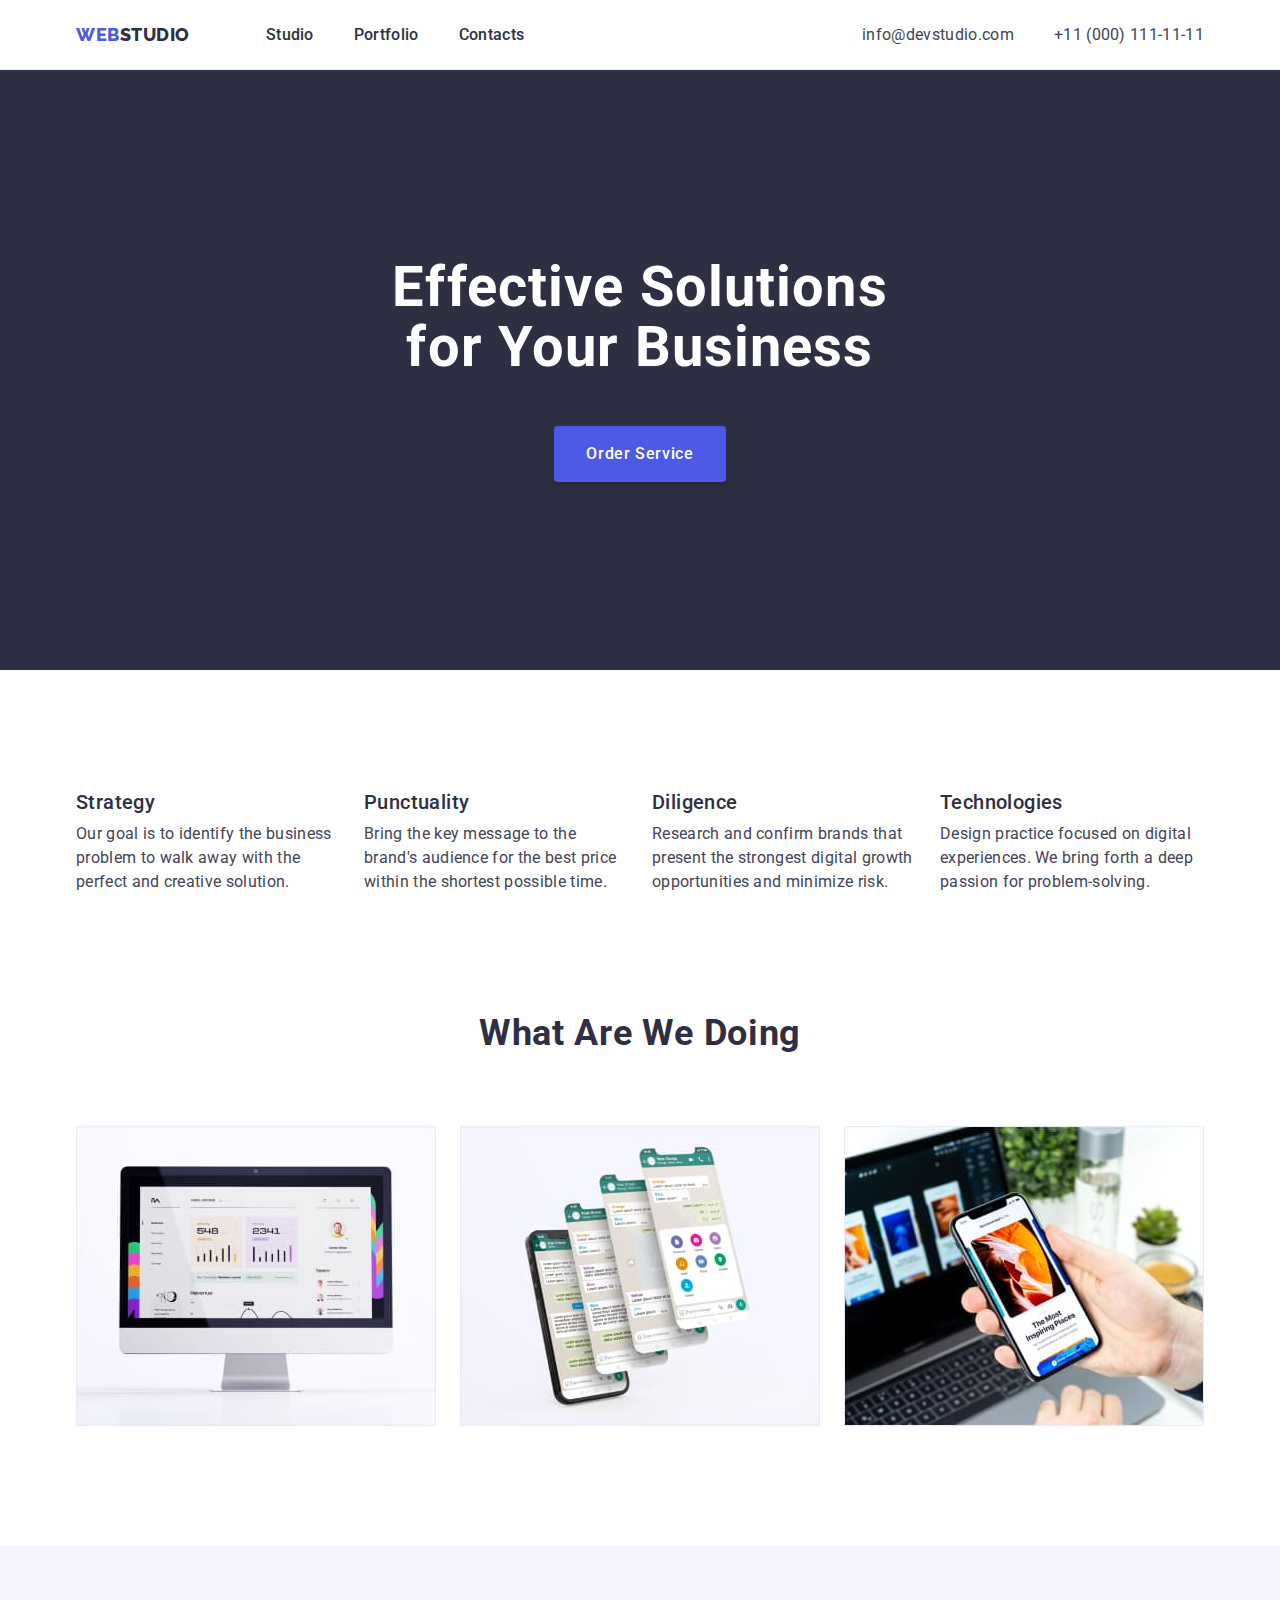
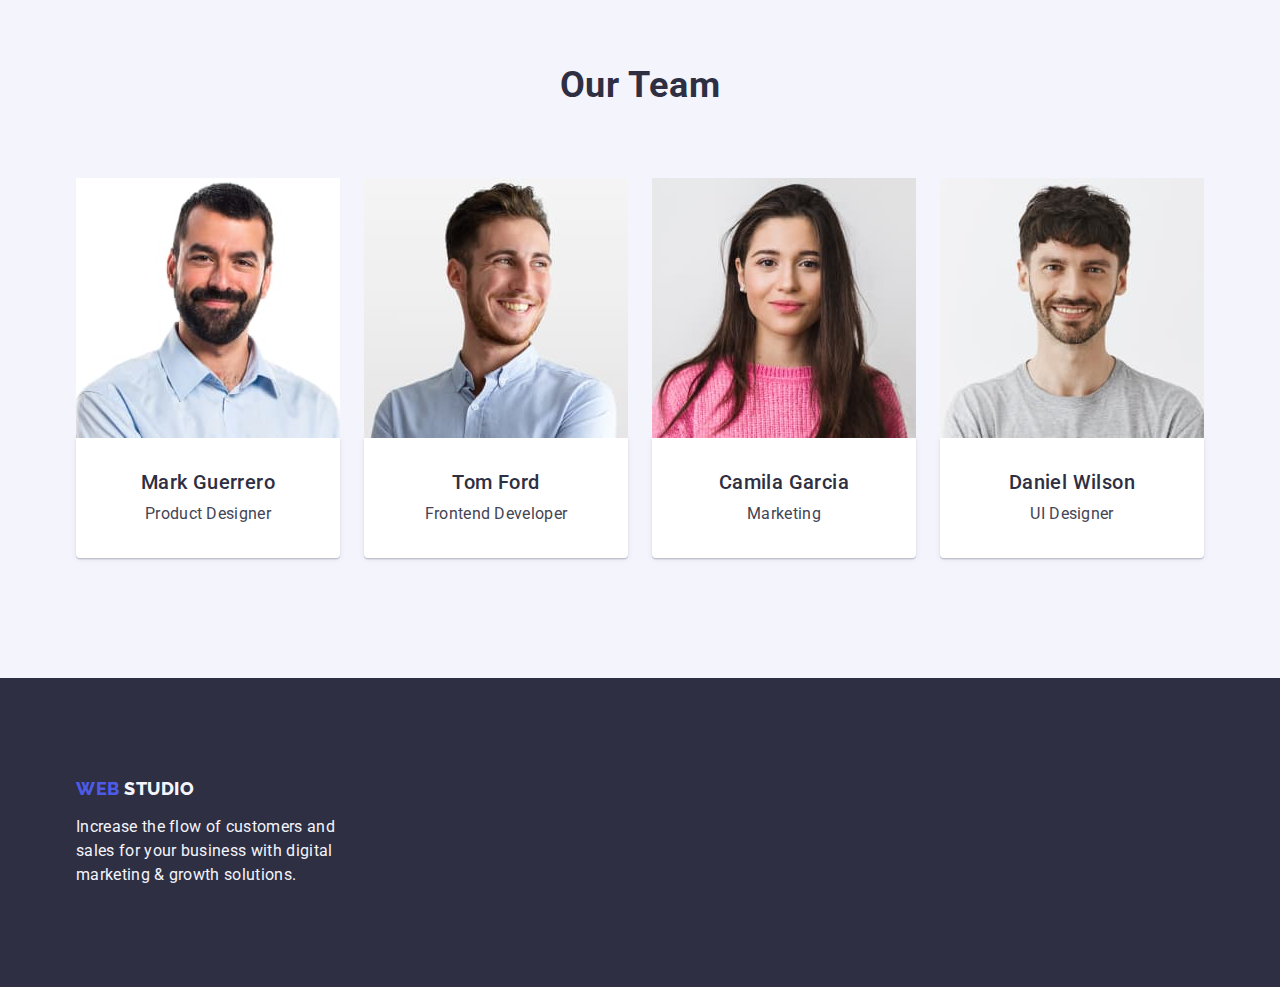
<file: index.html>
<!doctype html>
<html lang="en">

<head>
    <meta charset="UTF-8">
    <meta http-equiv="X-UA-Compatible" content="IE=edge">
    <meta name="viewport" content="width=device-width, initial-scale=1.0">
    <title>Web-Studio-(Version-3.0)</title>
    <link rel="preconnect" href="https://fonts.googleapis.com">
    <link rel="preconnect" href="https://fonts.gstatic.com" crossorigin>
    <link
        href="https://fonts.googleapis.com/css2?family=Raleway:wght@800&family=Roboto:wght@400;500;700;900&display=swap"
        rel="stylesheet">
    <link rel="stylesheet" href="https://cdn.jsdelivr.net/npm/modern-normalize@1.1.0/modern-normalize.min.css">
    <link rel="stylesheet" href="./css/style.css">

</head>

<body>
    <!-- =====================HEADER===================== -->

    <header class="top-header">
        <div class="container page-header-container">
            <nav class="navigation">
                <a class="link logotype" href="./index.html">Web
                    <span class="logotype-right">Studio</span>
                </a>
                <ul class="menu list">
                    <li class="menu-item">
                        <a class="link menu-link" href="./index.html">Studio</a>
                    </li>
                    <li class="menu-item">
                        <a class="link menu-link" href="./portfolio.html">Portfolio</a>
                    </li>
                    <li class="menu-item">
                        <a class="link menu-link" href="">Contacts</a>
                    </li>
                </ul>
            </nav>
            <address class="address">
                <ul class="list contacts-list">
                    <li><a class="link contacts mail" href="mailto:info@devstudio.com">info@devstudio.com</a></li>
                    <li><a class="link contacts" href="tel:+110001111111">+11 (000) 111-11-11</a></li>
                </ul>
            </address>
        </div>

    </header>

    <!-- ======================MAIN CONTENT====================== -->

    <main>
        <!-- hero -->
        <section class="hero">
            <div class="container">
                <h1 class="hero-title">Effective Solutions
                    for Your Business</h1>
                <button class="hero-btn" type="button">Order Service</button>
            </div>
        </section>

        <!-- features -->
        <section class="section">
            <div class="container">
                <h2 class="features-title visually-hidden">Our advantages</h2>
                <ul class="list advantages-list">
                    <li class="advantages-list-item">
                        <h3 class="advantages-title">Strategy</h3>
                        <p class="adventages-text">Our goal is to identify the business problem to walk away with the
                            perfect and creative solution.</p>
                    </li>
                    <li class="advantages-list-item">
                        <h3 class="advantages-title">Punctuality</h3>
                        <p class="adventages-text">Bring the key message to the brand's audience for the best price
                            within
                            the shortest possible
                            time.</p>
                    </li>
                    <li class="advantages-list-item">
                        <h3 class="advantages-title">Diligence</h3>
                        <p class="adventages-text">Research and confirm brands that present the strongest digital growth
                            opportunities and minimize
                            risk.</p>
                    </li>
                    <li class="advantages-list-item">
                        <h3 class="advantages-title">Technologies</h3>
                        <p class="adventages-text">Design practice focused on digital experiences. We bring forth a deep
                            passion for
                            problem-solving.
                        </p>
                    </li>
                </ul>
            </div>

        </section>

        <!-- What are we doing -->
        <section class="our-work-section">
            <div class="container">
                <h2 class="our-work-title">What are we doing</h2>
                <ul class="list our-work-list">
                    <li class="our-work-item">
                        <img class="our-work-img" src="./images/what-are-we-doing/img-01.jpg" alt="desktop-program"
                            width="360" height="300">
                    </li>
                    <li class="our-work-item">
                        <img class="our-work-img" src="./images/what-are-we-doing/img-02.jpg" alt="mobile-app"
                            width="360" height="300">
                    </li>
                    <li class="our-work-item">
                        <img class="our-work-img" src="./images/what-are-we-doing/img-03.jpg" alt="design-for-webpage"
                            width="360" height="300">
                    </li>
                </ul>
            </div>

        </section>

        <!-- Our Team -->

        <section class="section team-section">
            <div class="container">
                <h2 class="team-title">Our Team</h2>
                <ul class="list team-list">
                    <li class="team-list-item">
                        <img class="team-img" src="./images/our-team/img-1.jpg" alt="worker-1" width="264" height="260">
                        <div class="desc">
                            <h3 class="workers-title">Mark Guerrero</h3>
                            <p class="team-position">Product Designer</p>
                        </div>

                    </li>
                    <li class="team-list-item">
                        <img class="team-img" src="./images/our-team/img-2.jpg" alt="worker-2" width="264" height="260">
                        <div class="desc">
                            <h3 class="workers-title">Tom Ford</h3>
                            <p class="team-position">Frontend Developer</p>
                        </div>

                    </li>
                    <li class="team-list-item">
                        <img class="team-img" src="./images/our-team/img-3.jpg" alt="worker-3" width="264" height="260">
                        <div class="desc">
                            <h3 class="workers-title">Camila Garcia</h3>
                            <p class="team-position">Marketing</p>
                        </div>

                    </li>
                    <li class="team-list-item">
                        <img class="team-img" src="./images/our-team/img-4.jpg" alt="worker-4" width="264" height="260">
                        <div class="desc">
                            <h3 class="workers-title">Daniel Wilson</h3>
                            <p class="team-position">UI Designer</p>
                        </div>

                    </li>
                </ul>
            </div>

        </section>
    </main>

    <!-- ============================FOOTER============================ -->

    <footer class="footer">
        <div class="container ">
            <a class="link footer-logotype" href="./index.html">Web
                <span class="footer-logotype-right">Studio</span></a>
            <p class="footer-desc">Increase the flow of customers and
                sales for your business with digital
                marketing & growth solutions.
            </p>
        </div>
    </footer>
</body>

</html>
</file>
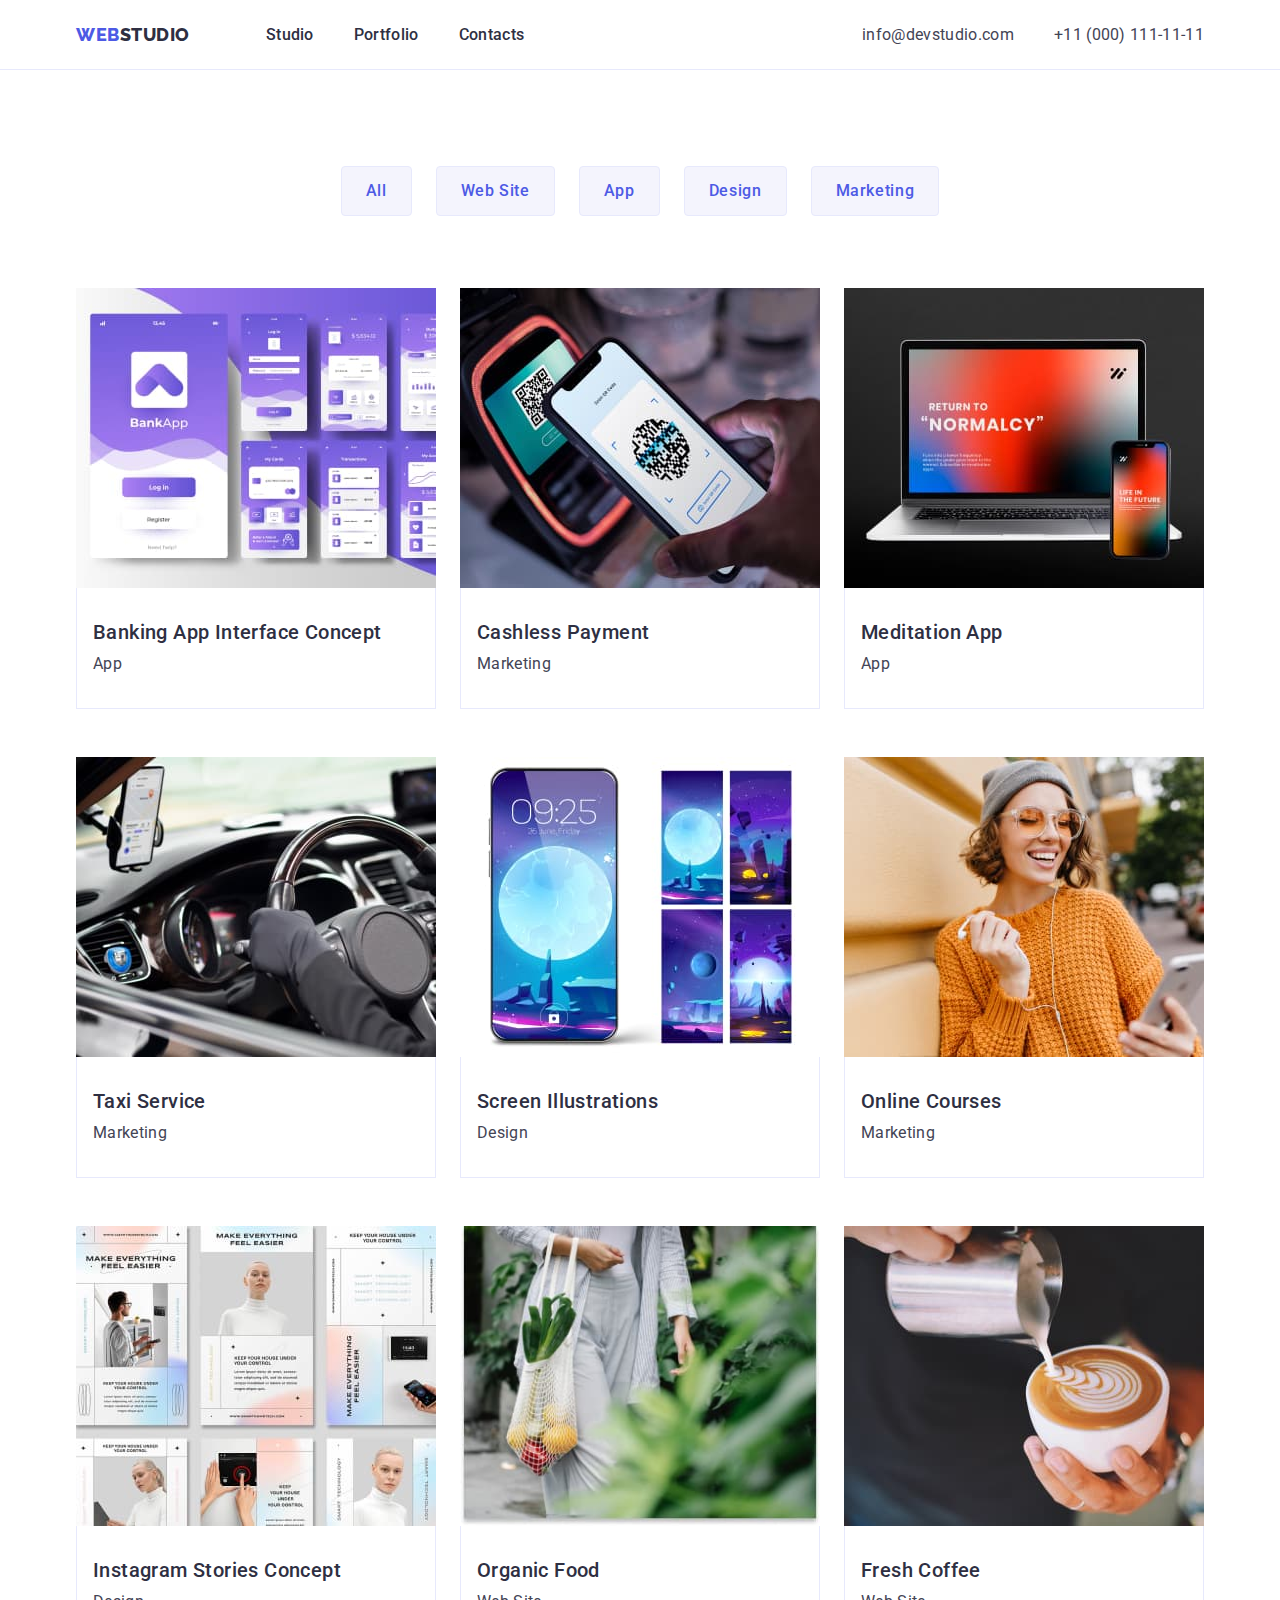
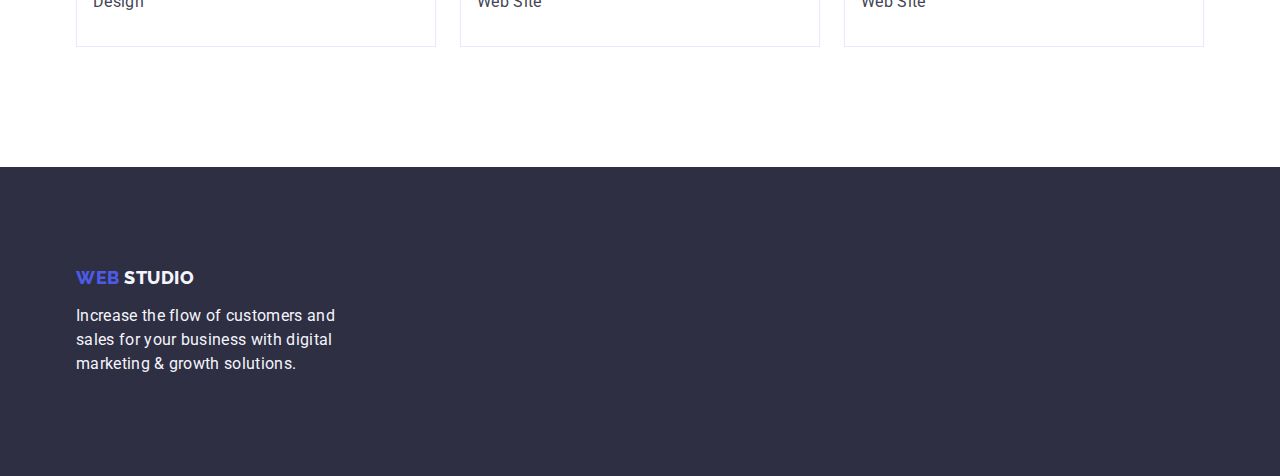
<file: portfolio.html>
<!DOCTYPE html>
<html lang="en">

<head>
    <meta charset="UTF-8">
    <meta http-equiv="X-UA-Compatible" content="IE=edge">
    <meta name="viewport" content="width=device-width, initial-scale=1.0">
    <title>Portfolio</title>
    <link rel="preconnect" href="https://fonts.googleapis.com">
    <link rel="preconnect" href="https://fonts.gstatic.com" crossorigin>
    <link
        href="https://fonts.googleapis.com/css2?family=Raleway:wght@800&family=Roboto:wght@400;500;700;900&display=swap"
        rel="stylesheet">
    <link rel="stylesheet" href="https://cdn.jsdelivr.net/npm/modern-normalize@1.1.0/modern-normalize.min.css">
    <link rel="stylesheet" href="./css/style.css">

</head>

<body>
    <!-- =====================HEADER===================== -->

    <header class="top-header">
        <div class="container page-header-container">
            <nav class="navigation">
                <a class="link logotype" href="./index.html">Web
                    <span class="logotype-right">Studio</span>
                </a>
                <ul class="menu list">
                    <li class="menu-item">
                        <a class="link menu-link" href="./index.html">Studio</a>
                    </li>
                    <li class="menu-item">
                        <a class="link menu-link" href="./portfolio.html">Portfolio</a>
                    </li>
                    <li class="menu-item">
                        <a class="link menu-link" href="">Contacts</a>
                    </li>
                </ul>
            </nav>
            <address class="address">
                <ul class="list contacts-list">
                    <li><a class="link contacts mail" href="mailto:info@devstudio.com">info@devstudio.com</a></li>
                    <li><a class="link contacts" href="tel:+110001111111">+11 (000) 111-11-11</a></li>
                </ul>
            </address>
        </div>

    </header>
    <!-- ======================MAIN CONTENT====================== -->
    <main>
        <section class="portfolio-section">
            <div class="container">
                <h1 class="visually-hidden">Portfolio</h1>

                <ul class="list filters-list">
                    <li class="filters-item">
                        <button class="filters-btn" type="button">All</button>
                    </li>
                    <li class="filters-item">
                        <button class="filters-btn" type="button">Web Site</button>
                    </li>
                    <li class="filters-item">
                        <button class="filters-btn" type="button">App</button>
                    </li>
                    <li class="filters-item">
                        <button class="filters-btn" type="button">Design</button>
                    </li>
                    <li class="filters-item">
                        <button class="filters-btn" type="button">Marketing</button>
                    </li>
                </ul>


                <ul class="list projekts-list">
                    <li class="projects-list-item">
                        <a class="link projects-list-link" href="">
                            <img class="projects-img" src="./images/our-projects/banking-app.jpg" alt="banking-app"
                                width="360" height="300">
                            <div class="project-desc">
                                <h2 class="projects-title">Banking App Interface Concept</h2>
                                <p class="project-category">App</p>
                            </div>
                        </a>
                    </li>

                    <li class="projects-list-item">
                        <a class="link projects-list-link" href="">
                            <img class="projects-img" src="./images/our-projects/cashless-payment.jpg"
                                alt="man pays by phone" width="360" height="300">
                            <div class="project-desc">
                                <h2 class="projects-title">Cashless Payment</h2>
                                <p class="project-category">Marketing</p>
                            </div>
                        </a>
                    </li>

                    <li class="projects-list-item">
                        <a class="link projects-list-link" href="">
                            <img class="projects-img" src="./images/our-projects/meditation-app.jpg"
                                alt="app for meditation" width="360" height="300">
                            <div class="project-desc">
                                <h2 class="projects-title">Meditation App</h2>
                                <p class="project-category">App</p>
                            </div>
                        </a>
                    </li>

                    <li class="projects-list-item">
                        <a class="link projects-list-link" href="">
                            <img class="projects-img" src="./images/our-projects/taxi-service.jpg"
                                alt="the driver uses the app" width="360" height="300">
                            <div class="project-desc">
                                <h2 class="projects-title">Taxi Service</h2>
                                <p class="project-category">Marketing</p>
                            </div>
                        </a>
                    </li>

                    <li class="projects-list-item">
                        <a class="link projects-list-link" href="">
                            <img class="projects-img" src="./images/our-projects/screen-illustration.jpg"
                                alt="illustration with moon" width="360" height="300">
                            <div class="project-desc">
                                <h2 class="projects-title">Screen Illustrations</h2>
                                <p class="project-category">Design</p>
                            </div>
                        </a>
                    </li>

                    <li class="projects-list-item">
                        <a class="link projects-list-link" href="">
                            <img class="projects-img" src="./images/our-projects/online-courses.jpg"
                                alt="girl studying using phone" width="360" height="300">
                            <div class="project-desc">
                                <h2 class="projects-title">Online Courses</h2>
                                <p class="project-category">Marketing</p>
                            </div>
                        </a>
                    </li>

                    <li class="projects-list-item">
                        <a class="link projects-list-link" href="">
                            <img class="projects-img" src="./images/our-projects/insta-stories.jpg"
                                alt="instagram stories" width="360" height="300">
                            <div class="project-desc">
                                <h2 class="projects-title">Instagram Stories Concept</h2>
                                <p class="project-category">Design</p>
                            </div>
                        </a>
                    </li>

                    <li class="projects-list-item">
                        <a class="link projects-list-link" href="">
                            <img class="projects-img" src="./images/our-projects/organic-food.jpg"
                                alt="bag with organic food" width="360" height="300">
                            <div class="project-desc">
                                <h2 class="projects-title">Organic Food</h2>
                                <p class="project-category">Web Site</p>
                            </div>
                        </a>
                    </li>

                    <li class="projects-list-item">
                        <a class="link projects-list-link" href="">
                            <img class="projects-img" src="./images/our-projects/fresh-coffee.jpg" alt="cup with coffee"
                                width="360" height="300">
                            <div class="project-desc">
                                <h2 class="projects-title">Fresh Coffee</h2>
                                <p class="project-category">Web Site</p>
                            </div>
                        </a>
                    </li>
                </ul>
            </div>

        </section>
    </main>

    <!-- ============================FOOTER============================ -->
    <footer class="footer">
        <div class="container ">
            <a class="link footer-logotype" href="./index.html">Web
                <span class="footer-logotype-right">Studio</span></a>
            <p class="footer-desc">Increase the flow of customers and
                sales for your business with digital
                marketing & growth solutions.
            </p>
        </div>
    </footer>

</body>

</html>
</file>
<file: css/style.css>
h1,
h2,
h3,
h4,
h5.h6,
p {
  margin-top: 0;
  margin-bottom: 0;
}

ul {
  margin-top: 0;
  margin-bottom: 0;
  padding-left: 0;
}

img {
  display: block;
}

button {
  cursor: pointer;
}

.link {
  text-decoration: none;
}

.list {
  list-style: none;
}

.container {
  width: 1158px;
  margin-left: auto;
  margin-right: auto;
  padding: 0 15px;
}

.section {
  padding-bottom: 120px;
  padding-top: 120px;
}
.our-work-section {
  padding-bottom: 120px;
}

.visually-hidden {
  position: absolute;
  width: 1px;
  height: 1px;
  margin: -1px;
  border: 0;
  padding: 0;
  
  white-space: nowrap;
  clip-path: inset(100%);
  clip: rect(0 0 0 0);
  overflow: hidden;
}

:root {
  --accent-color: #404bbf;
  --primary-font: "Roboto", sans-serif;
  --secondary-font: "Raleway", sans-serif;
  --primary-text-color: #434455;
  --secondary-text-color: #2e2f42;
}

body {
  font-family: var(--primary-font);
  color: var(--primary-text-color);
  background-color: #ffffff;
}

/* =================HEADER================= */

.top-header {
  border-bottom: 1px solid #e7e9fc;
}

.page-header-container {
  display: flex;
  align-items: center;
  
}

.navigation {
  display: flex;
  align-items: center;
}

.menu {
  display: flex;
  align-items: center;
  gap: 40px;
}

.contacts-list {
  display: flex;
  align-items: center;
  gap: 40px;
}

.logotype {
  font-family: var(--secondary-font);
  font-weight: 800;
  font-size: 18px;
  line-height: 1.17;
  letter-spacing: 0.03em;
  text-transform: uppercase;
  color: #4d5ae5;
  display: flex;
  align-items: center;
  margin-right: 76px;
  padding-top: 24px;
  padding-bottom: 24px;
}
.logotype-right {
  color: #2e2f42;
}

.menu-link {
  font-family: var(--primary-font);
  font-weight: 500;
  font-size: 16px;
  line-height: 1.5;
  letter-spacing: 0.02em;
  color: var(--secondary-text-color);
  padding-top: 24px;
  padding-bottom: 24px;
}

.menu-link:hover,
.menu-link:focus {
  color: var(--accent-color);
}

.address {
  font-style: normal;
  margin-left: auto;
}

.contacts {
  font-family: var(--primary-font);
  font-weight: 400;
  font-size: 16px;
  line-height: 1.5;
  letter-spacing: 0.02em;
  color: var(--primary-text-color);
  padding-top: 24px;
  padding-bottom: 24px;
}

.contacts:hover,
.contacts:focus {
  color: var(--accent-color);
}
/* ====================FOOTER==================== */

.footer {
  background: #2e2f42;
  padding-top: 100px;
  padding-bottom: 100px;
}

.footer-logotype {
  display: inline-block;
  margin-bottom: 16px;
  font-family: var(--secondary-font);
  font-weight: 800;
  font-size: 18px;
  line-height: 1.17;
  letter-spacing: 0.03em;
  text-transform: uppercase;
  color: #4d5ae5;
}

.footer-desc {
  font-family: var(--primary-font);
  font-size: 16px;
  line-height: 1.5;
  letter-spacing: 0.02em;
  color: #f4f4fd;
  max-width: 264px;
}

.footer-logotype-right {
  color: #f4f4fd;
}

/* =================MAIN CONTENT================= */

/* =============HERO============= */
.hero {
  background: #2e2f42;
  padding-top: 188px;
  padding-bottom: 188px;
}

.hero-title {
  font-family: var(--primary-font);
  font-weight: 700;
  font-size: 56px;
  line-height: 1.07;
  text-align: center;
  letter-spacing: 0.02em;
  color: #ffffff;
  max-width: 496px;
  margin-left: auto;
  margin-right: auto;
  margin-bottom: 48px;
}

.hero-btn {
  display: block;
  min-width: 169px;
  height: 56px;
  margin-left: auto;
  margin-right: auto;

  padding-top: 16px;
  padding-bottom: 16px;
  padding-right: 32px;
  padding-left: 32px;
  color: #ffffff;
  font-family: var(--primary-font);
  font-weight: 500;
  font-size: 16px;
  line-height: 1.5;
  letter-spacing: 0.04em;
  background-color: #4d5ae5;
  box-shadow: 0px 4px 4px rgba(0, 0, 0, 0.15);
  border-radius: 4px;
  border: none;
}

.hero-btn-position {
  padding-bottom: 188px;
  padding-left: 478px;
  padding-left: 478px;
}

.hero-btn:hover,
.hero-btn:focus {
  background: #404bbf;
  box-shadow: 0px 4px 4px rgba(0, 0, 0, 0.15);
  border-radius: 4px;
}

/* =============Features============= */

.advantages-list {
  display: flex;
  align-items: center;
  flex-wrap: wrap;
}

.advantages-list-item {
  width: 264px;
}

.advantages-list-item:not(:last-child) {
  margin-right: 24px;
}

.advantages-title {
  font-family: var(--primary-font);
  font-weight: 500;
  font-size: 20px;
  line-height: 1.2;
  letter-spacing: 0.02em;
  color: var(--secondary-text-color);

  margin-bottom: 8px;
}

.adventages-text {
  font-family: var(--primary-font);
  font-size: 16px;
  line-height: 1.5;
  letter-spacing: 0.02em;
  color: var(--primary-text-color);
}

/* ==========What are we doing========== */

.our-work-title {
  font-family: var(--primary-font);
  font-weight: 700;
  font-size: 36px;
  line-height: 1.11;
  text-align: center;
  letter-spacing: 0.02em;
  text-transform: capitalize;
  color: #2e2f42;

  margin-bottom: 72px;
}

.our-work-list {
  display: flex;
  flex-wrap: wrap;
  gap: 24px;
}
/* ===============Our Team=============== */

.team-section {
  background: #f4f4fd;
}

.team-list {
  display: flex;
  gap: 24px;
}

.team-title {
  font-family: var(--primary-font);
  font-weight: 700;
  font-size: 36px;
  line-height: 1.11;
  text-align: center;
  letter-spacing: 0.02em;
  text-transform: capitalize;
  color: #2e2f42;

  margin-bottom: 72px;
}

.team-list-item {
  flex-basis: calc((100%-72px) / 4);
}

.desc {
  background: #ffffff;
  box-shadow: 0px 1px 6px rgba(46, 47, 66, 0.08),
    0px 1px 1px rgba(46, 47, 66, 0.16), 0px 2px 1px rgba(46, 47, 66, 0.08);
  border-radius: 0px 0px 4px 4px;
  padding: 32px 16px;
}

.workers-title {
  font-family: var(--primary-font);
  font-weight: 500;
  font-size: 20px;
  line-height: 1.2;
  text-align: center;
  letter-spacing: 0.02em;
  color: var(--secondary-text-color);
  margin-bottom: 8px;
}

.team-position {
  font-family: var(--primary-font);
  font-size: 16px;
  line-height: 1.5;
  text-align: center;
  letter-spacing: 0.02em;
  color: var(--primary-text-color);
}

/* =================PORTFOLIO================= */

.portfolio-section {
  padding-top: 96px;
  padding-bottom: 120px;
}

.filters-list {
  display: flex;
  flex-wrap: wrap;
  justify-content: center;
  margin-bottom: 72px;
  row-gap: 48px;
  column-gap: 24px;
  gap: 24px;
}

.filters-btn {
  color: #4d5ae5;
  background: #f4f4fd;
  border: 1px solid #e7e9fc;
  border-radius: 4px;
  cursor: pointer;
  font-family: "Roboto", sans-serif;
  font-weight: 500;
  font-size: 16px;
  line-height: 1.5;
  display: inline-block;
  letter-spacing: 0.04em;
  color: #4d5ae5;
  padding: 12px 24px;
}

.filters-btn:hover,
.filters-btn:focus {
  color: #ffffff;
  background: var(--accent-color);
  box-shadow: 0px 3px 1px rgba(0, 0, 0, 0.1), 0px 2px 1px rgba(0, 0, 0, 0.08),
    0px 2px 2px rgba(0, 0, 0, 0.12);
  border-radius: 4px;
  border: 1px solid transparent;
}

.projekts-list {
  display: flex;
  flex-wrap: wrap;
  column-gap: 24px;
  row-gap: 48px;
}

.projects-list-link {
  width: calc((100%-48px) / 3);
}

.projects-list-item {
  background: #ffffff;
}

.project-desc {
  background: #ffffff;
  border: 1px solid #e7e9fc;
  border-top: none;
  padding: 32px 16px;
}

.projects-title {
  font-family: var(--primary-font);
  font-weight: 500;
  font-size: 20px;
  line-height: 1.2;
  letter-spacing: 0.02em;
  color: var(--secondary-text-color);
  margin-bottom: 8px;
}
.project-category {
  font-family: var(--primary-font);
  font-size: 16px;
  line-height: 1.5;
  letter-spacing: 0.02em;
  color: var(--primary-text-color);
}
</file>
